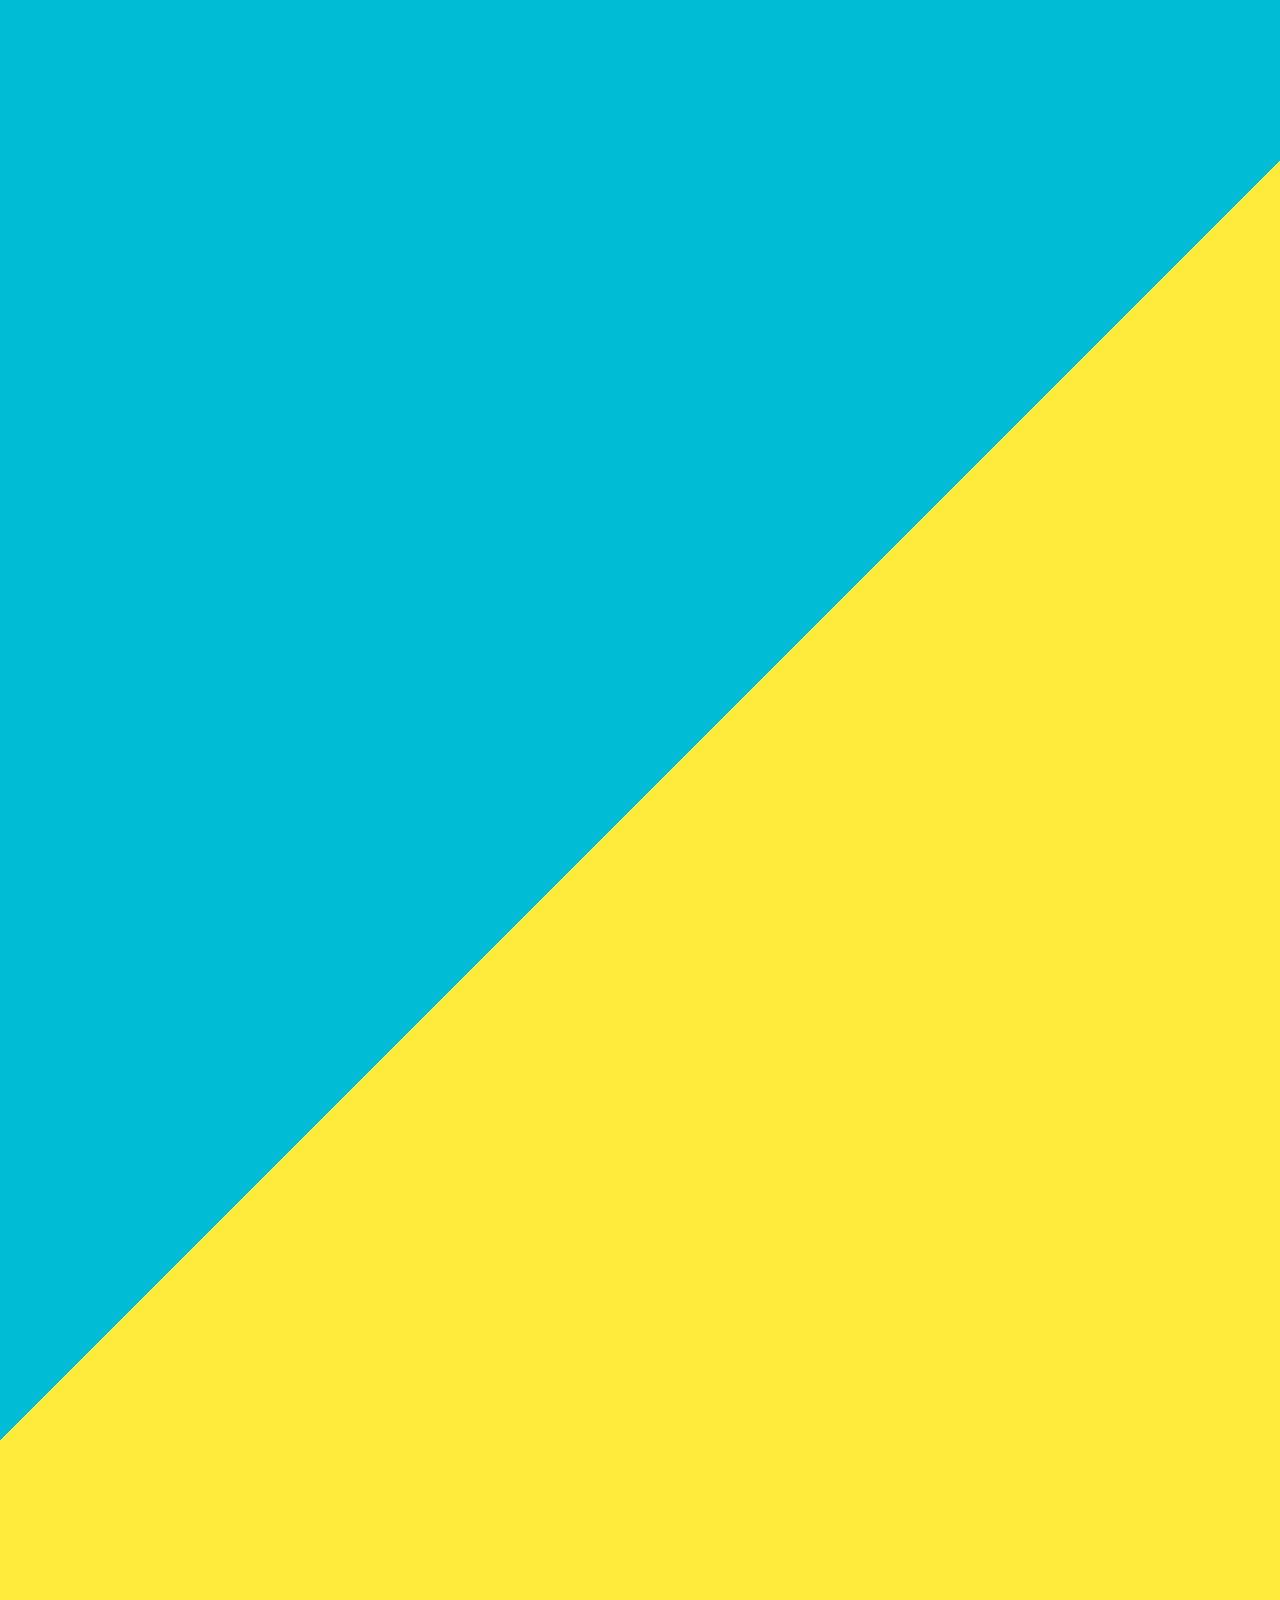
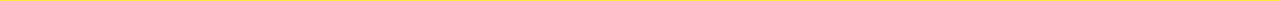
<file: index.html>
<!DOCTYPE html>
<html lang="en">
<head>
    <meta charset="UTF-8">
    <meta name="viewport" content="width=device-width, initial-scale=1.0">
    <meta name="description" content="Portfolio of Liovan Jill Isaac Jalandoni.">
    <meta name="keywords" content="Portfolio, IT Student, Web Development, NISU, CICS">
    <title>Portfolio - Liovan Jill Isaac Jalandoni</title>
    <link href="https://fonts.googleapis.com/css2?family=Orbitron:wght@500&family=Roboto:wght@400;700&display=swap" rel="stylesheet">
    <link rel="stylesheet" href="styles.css">
</head>
<body>
    <header class="cover-photo">
        <img src="img/coverphoto.jpg" alt="Cover Photo">
        <div class="overlay"></div>

        <div class="profile-info">
            <div class="profile-picture">
                <img src="img/profile.jpg" alt="Liovan Jill Isaac Jalandoni">
            </div>
            <div class="name-container">
                <h1>Liovan Jill Isaac Jalandoni</h1>
                <p class="subtitle">IT Student | NISU - CICS</p>
            </div>
        </div>
    </header>

    <nav class="navbar">
        <a href="index.html">Home</a>
        <a href="NISU.html">NISU</a>        
        <a href="portfolio.html">Portfolio</a>
        <a href="contacts.html">Contact</a>
    </nav>

    <main>
        <section id="about-me" class="section glass-card">
            <h2>About Me</h2>
            <p>
                I am a dedicated individual serving as a reservist in the Armed Forces of the Philippines, equipped with the skills to aid civilians during challenging times. My military experience includes leadership roles as a team leader and hands-on experience as a rifleman. In addition to my military commitments, I am currently pursuing a degree in Software Development and Web Development at Northern Iloilo State University.

            </p>
        </section>

        <section id="skills" class="section glass-card">
            <h2>Skills & Interests</h2>
            <ul>
                <li>WEB DEVELOPMENT: HTML, CSS AND JAVASCRIPT </li>
                <li>DATA MANAGEMENT </li>
                <li>SOFTWARE DEVELOPMENT: PYTHON, JAVA, C++</li>
                <li>AIRSOFT AIPSC AND OPEN FIELDSHOOTING</li>
                <li>GUITAR, BASS, DRUM, KEYBOARD ALSO A PART OF MUSIC TEAM IN MUYCO CHRISTIAN CHURCH</li>
            </ul>
        </section>

        <section id="projects" class="section glass-card">
            <h2>Projects</h2>
            <ul>
                <li><strong>Eggplant Disease Detector</strong> - A web-based AI tool for identifying common diseases in eggplants.</li>
                <li>More projects coming soon!</li>
            </ul>
        </section>
    </main>
<iframe src="backlinks.html" width="100%" height="100" frameborder="0"></iframe>
    <footer class="footer">
        <p>© 2024 Liovan Jill Isaac Jalandoni | Northern Iloilo State University - CICS</p>
    </footer>
</body>
</html>
</file>
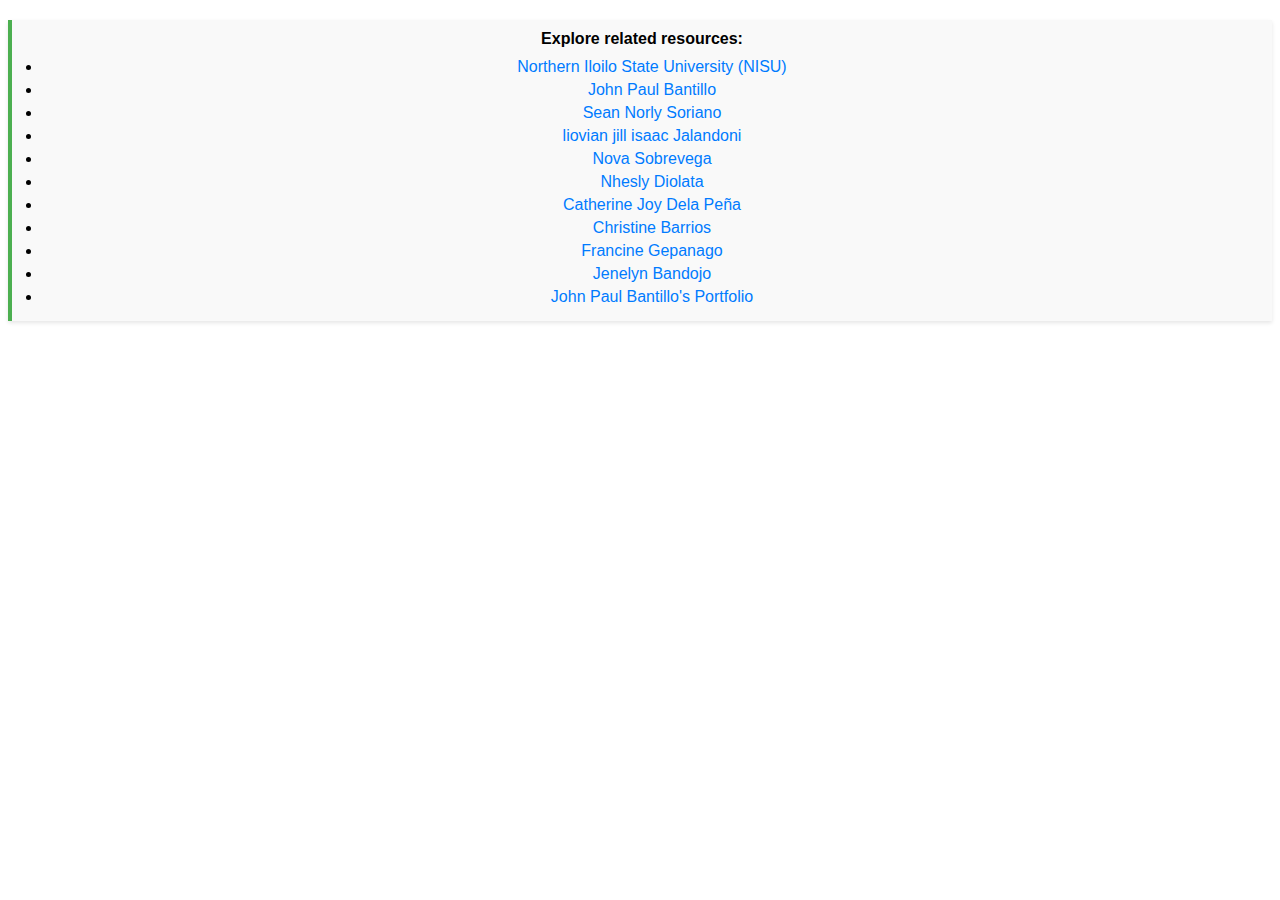
<file: backlinks.html>
<!DOCTYPE html>
<html lang="en">
<head>
<style type="text/css">
    
    .backlinks {
    font-family: 'Arial', sans-serif;
    margin: 20px 0;
    padding: 10px;
    background-color: #f9f9f9;
    border-left: 4px solid #4caf50;
    box-shadow: 0 2px 4px rgba(0, 0, 0, 0.1);
    text-align: center;
}

.backlinks p {
    margin: 0 0 10px;
    font-weight: bold;

}

.backlinks ul {
    list-style-type: disc;
    margin: 0;
    padding-left: 20px;
}

.backlinks li {
    margin: 5px 0;
}

.backlinks a {
    color: #007bff;
    text-decoration: none;
}

.backlinks a:hover {
    text-decoration: underline;
}

</style>
</head>
<body>
<div class="backlinks">
    <p>Explore related resources:</p>
    <ul>
        <li>
            <a href="https://www.nisu.edu.ph/" target="_blank" rel="noopener noreferrer" title="Visit NISU's official website">
                Northern Iloilo State University (NISU)
            </a>
        </li>
        <li>
            <a href="https://www.johnpaulbantillo.site/" target="_blank" rel="noopener noreferrer" title="Visit NISU's official website">
                John Paul Bantillo
            </a>
        </li>
        <li>
            <a href="https://seannorlysoriano.site/" target="_blank" rel="noopener noreferrer" title="Visit NISU's official website">
                Sean Norly Soriano
            </a>
        </li>
        <li>
            <a href="https://www.liovanisaacjalandoni/" target="_blank" rel="noopener noreferrer" title="Visit NISU's official website">
                liovian jill isaac Jalandoni
            </a>
        </li>
        <li>
            <a href="https://www.novasobrevega.site/" target="_blank" rel="noopener noreferrer" title="Visit NISU's official website">
                Nova Sobrevega
            </a>
        </li>
        <li>
            <a href="https://nheslydiolata.site/" target="_blank" rel="noopener noreferrer" title="Explore CICS at NISU">
                Nhesly Diolata
            </a>
        </li>

                <li>
            <a href="https://www.catherinejoydelapeña.site/" target="_blank" rel="noopener noreferrer" title="Visit NISU's official website">
                Catherine Joy Dela Peña
            </a>
        </li>
                <li>
            <a href="https://www.christinebarrios.site/" target="_blank" rel="noopener noreferrer" title="Visit NISU's official website">
                Christine Barrios
            </a>
        </li>
                <li>
            <a href="https://www.francinegepanago.site/" target="_blank" rel="noopener noreferrer" title="Visit NISU's official website">
                Francine Gepanago
            </a>
        </li>
             <li>
            <a href="https://www.Jenelynbandojo.site/" target="_blank" rel="noopener noreferrer" title="Visit NISU's official website">
                Jenelyn Bandojo
            </a>
        </li>
                <li>
            <a href="https://www.johnpaulbantillo.site/" target="_blank" rel="noopener noreferrer" title="Visit John Paul Bantillo's Portfolio">
                John Paul Bantillo's Portfolio
            </a>
        </li>
    </ul>
</div>

</body>
</html>
</file>
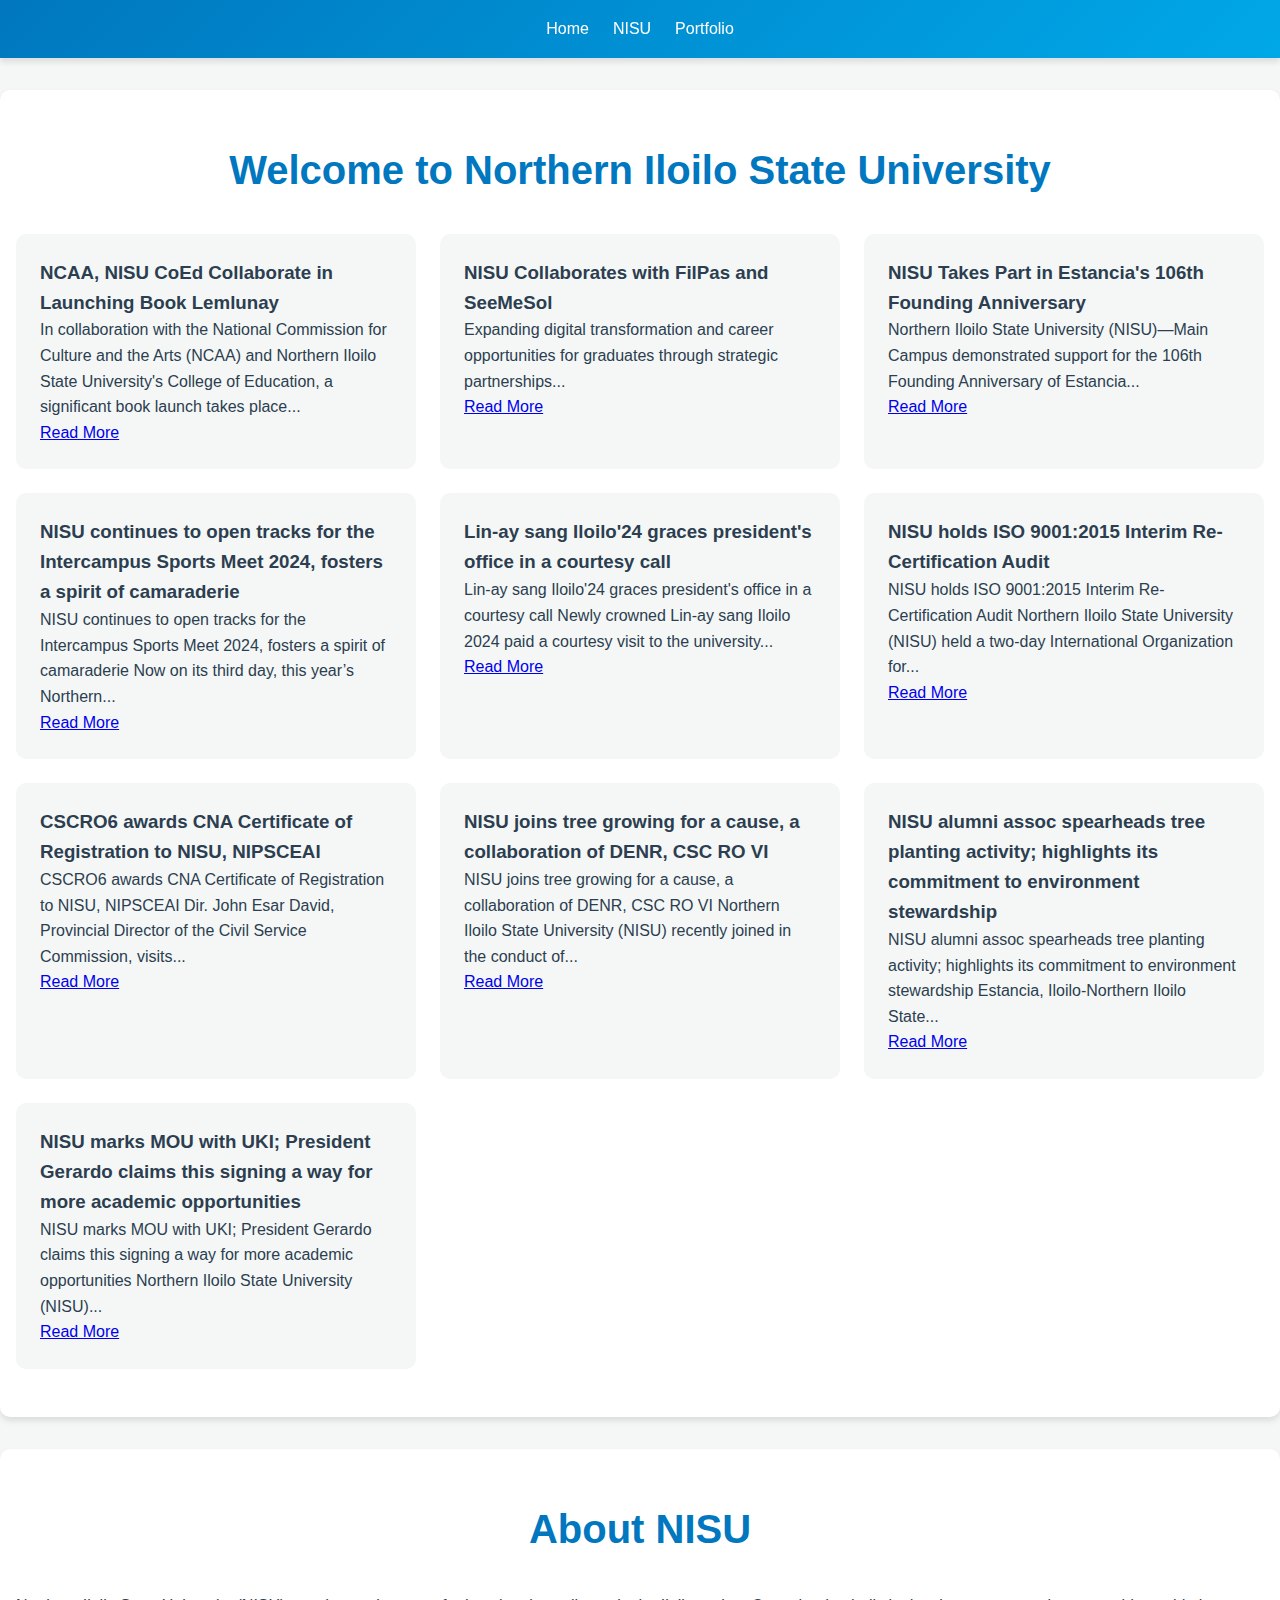
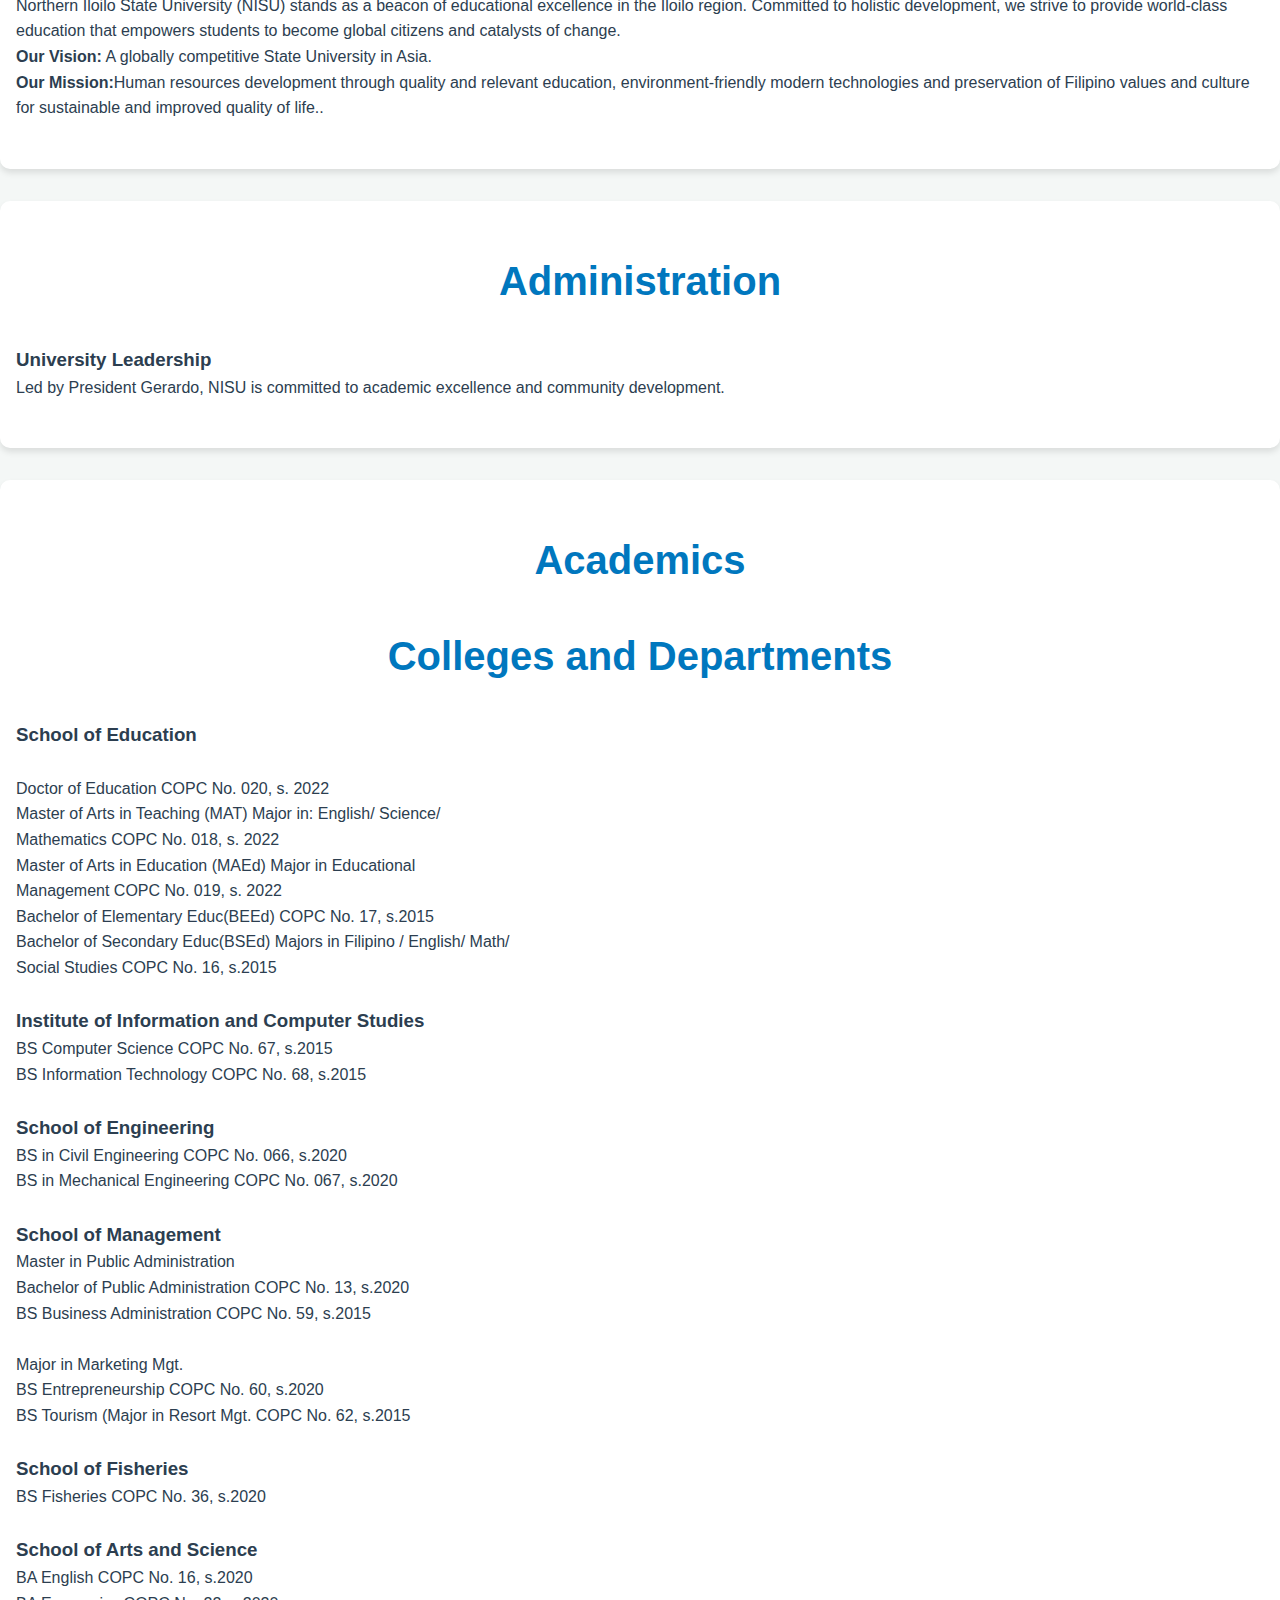
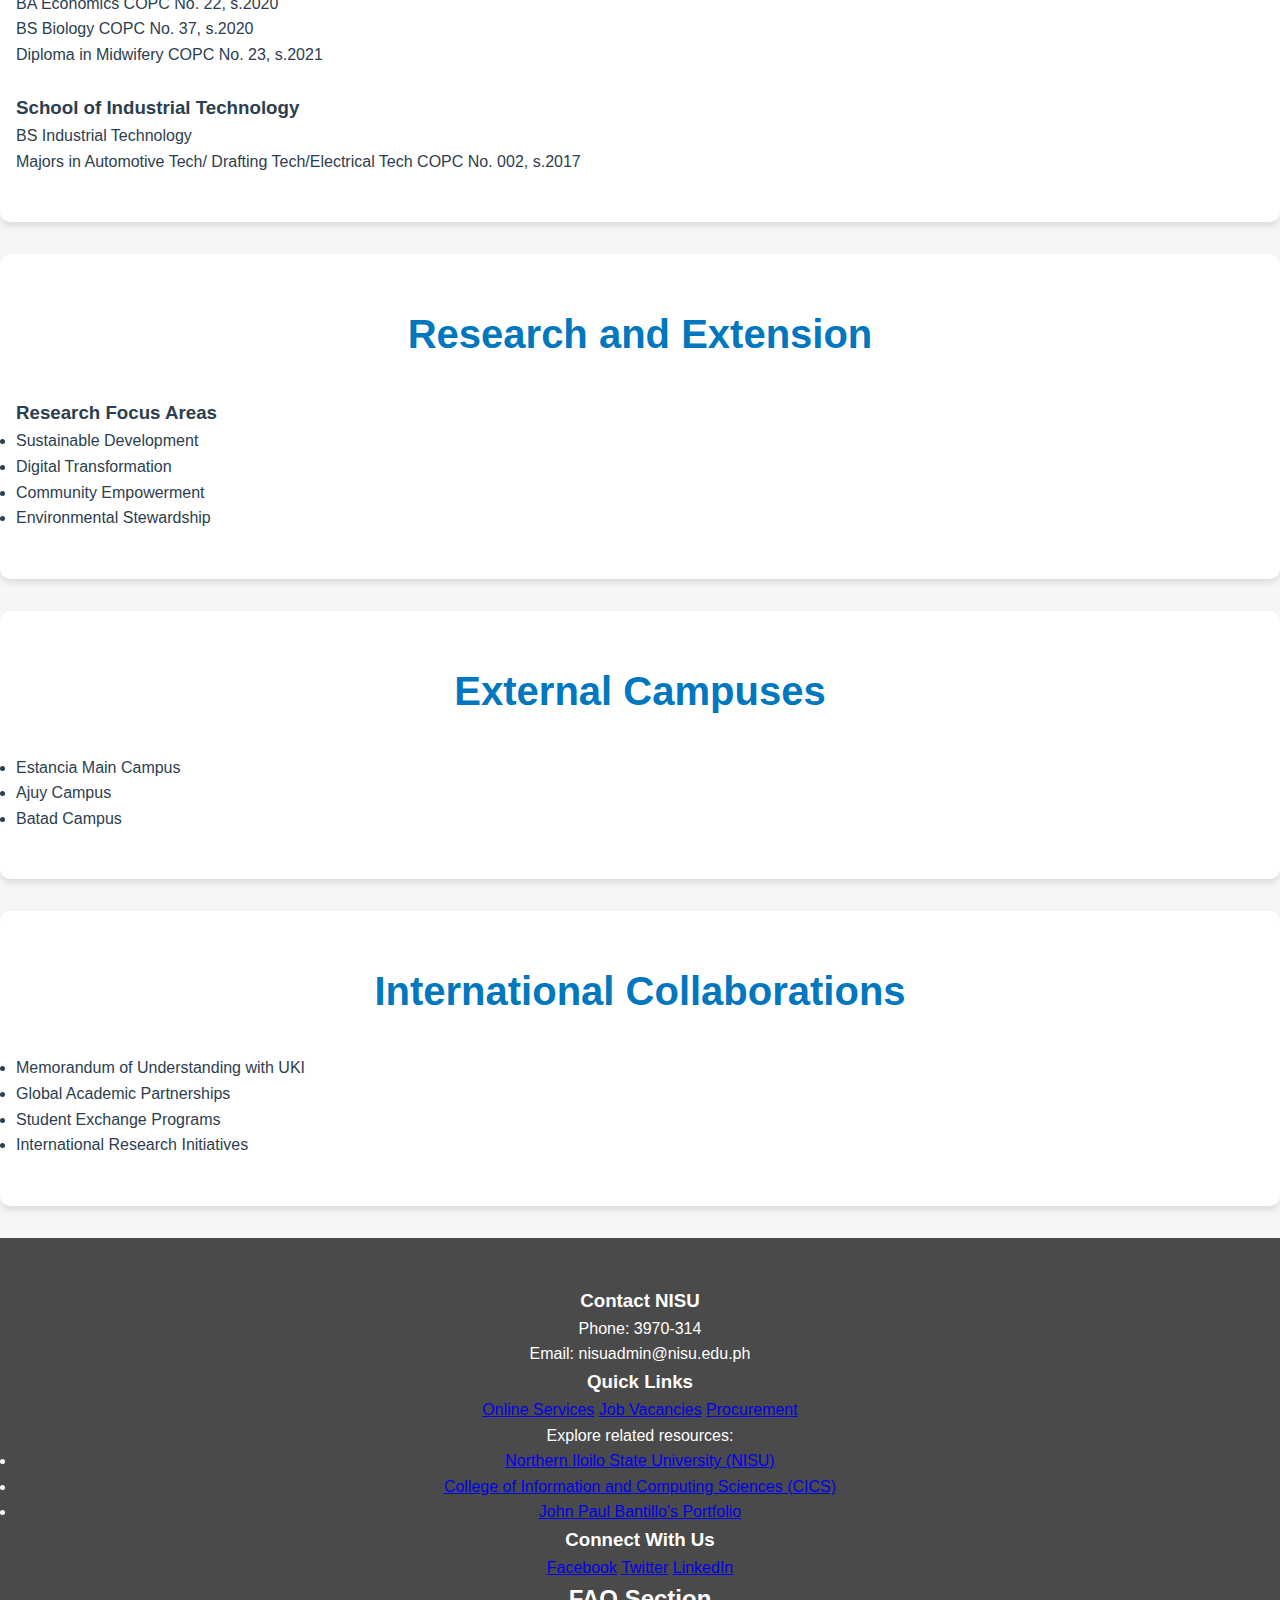
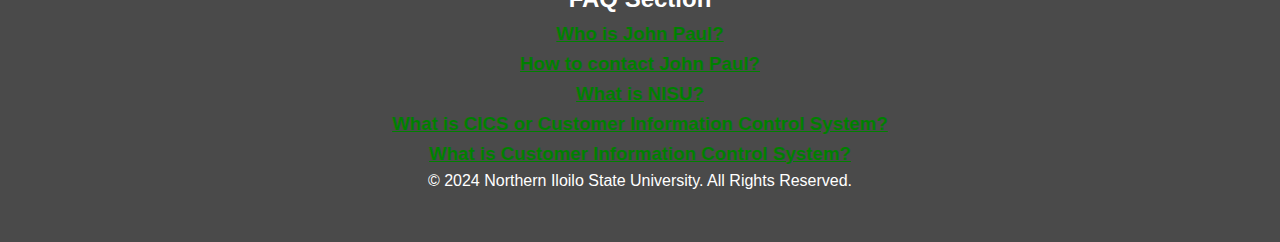
<file: NISU.html>
<!DOCTYPE html>
<html lang="en">
<head>
    <meta charset="UTF-8">
    <meta name="viewport" content="width=device-width, initial-scale=1.0">
    
    <!-- Enhanced Metadata for NISU -->
    <title>Northern Iloilo State University (NISU) - Empowering Education, Transforming Lives</title>
    
    <!-- Comprehensive SEO Metadata -->
    <meta name="description" content="Northern Iloilo State University (NISU) is a premier educational institution committed to academic excellence, innovative research, and holistic student development in Iloilo, Philippines.">
    
    <!-- Expanded Keywords for SEO -->
    <meta name="keywords" content="NISU, Northern Iloilo State University, higher education, Iloilo, Philippines, academic excellence, state university, research, community development, undergraduate programs, graduate studies, computer science, engineering, management, education">
    
    <!-- Open Graph Metadata for Social Media Sharing -->
    <meta property="og:title" content="Northern Iloilo State University (NISU)">
    <meta property="og:description" content="A premier educational institution empowering students through quality education and innovative research.">
    <meta property="og:type" content="educational.university">
    <meta property="og:url" content="https://www.nisu.edu.ph">
    
    <!-- Twitter Card Metadata -->
    <meta name="twitter:card" content="summary_large_image">
    <meta name="twitter:title" content="NISU - Transforming Education">
    <meta name="twitter:description" content="Northern Iloilo State University: Shaping futures through comprehensive academic programs.">
    
    <!-- Geotag for Local SEO -->
    <meta name="geo.region" content="PH-Iloilo">
    <meta name="geo.placename" content="Estancia, Iloilo">
    
    <!-- Author and Copyright -->
    <meta name="author" content="Northern Iloilo State University">
    <meta name="copyright" content="© 2024 Northern Iloilo State University">
    
    <!-- Favicon -->
    <link rel="icon" type="image/png" href="favicon.png">
    
    <style>
        /* Updated Color Palette with Accessibility and Modern Design */
        :root {
            /* Vibrant, Professional Color Scheme */
            --primary-color: #0077be;        /* Deep Sapphire Blue */
            --primary-color-light: #00a8e8;  /* Bright Sky Blue */
            --secondary-color: #4a4a4a;      /* Sophisticated Dark Gray */
            --accent-color: #ffa500;         /* Energetic Orange */
            
            /* Enhanced Background and Text Colors */
            --bg-primary: #f4f7f6;           /* Soft Mint Gray */
            --bg-secondary: #ffffff;         /* Pure White */
            --text-primary: #2c3e50;         /* Deep Navy Blue */
            --text-secondary: #34495e;       /* Slightly Lighter Navy */
            
            /* Gradients and Shadows for Depth */
            --gradient-primary: linear-gradient(135deg, var(--primary-color), var(--primary-color-light));
            --box-shadow: 0 4px 6px rgba(0, 0, 0, 0.1);
            
            /* Typography */
            --font-primary: 'Roboto', 'Segoe UI', Tahoma, Geneva, Verdana, sans-serif;
            --font-secondary: 'Open Sans', Arial, Helvetica, sans-serif;
        }

        /* Modern Reset and Base Styles */
        * {
            margin: 0;
            padding: 0;
            box-sizing: border-box;
        }

        body {
            font-family: var(--font-primary);
            line-height: 1.6;
            color: var(--text-primary);
            background-color: var(--bg-primary);
        }

        /* Enhanced Navigation with Modern Styling */
        header {
            background: var(--gradient-primary);
            box-shadow: var(--box-shadow);
            padding: 1rem 0;
            position: sticky;
            top: 0;
            z-index: 1000;
        }

        nav {
            display: flex;
            justify-content: center;
            gap: 1.5rem;
        }

        nav a {
            color: var(--bg-secondary);
            text-decoration: none;
            font-weight: 500;
            position: relative;
            transition: all 0.3s ease;
        }

        nav a::after {
            content: '';
            position: absolute;
            bottom: -5px;
            left: 0;
            width: 0;
            height: 2px;
            background-color: var(--accent-color);
            transition: width 0.3s ease;
        }

        nav a:hover::after {
            width: 100%;
        }

        /* Section Styling with Modern Design */
        section {
            background-color: var(--bg-secondary);
            margin: 2rem 0;
            padding: 3rem 1rem;
            border-radius: 10px;
            box-shadow: var(--box-shadow);
        }

        section h2 {
            color: var(--primary-color);
            text-align: center;
            margin-bottom: 2rem;
            font-size: 2.5rem;
        }

        /* Featured News Grid with Card Design */
        .featured-news {
            display: grid;
            grid-template-columns: repeat(auto-fit, minmax(300px, 1fr));
            gap: 1.5rem;
        }

        .featured-news article {
            background-color: var(--bg-primary);
            border-radius: 10px;
            padding: 1.5rem;
            transition: transform 0.3s ease, box-shadow 0.3s ease;
        }

        .featured-news article:hover {
            transform: translateY(-10px);
            box-shadow: var(--box-shadow);
        }

        /* Footer with Modern, Clean Design */
        footer {
            background-color: var(--secondary-color);
            color: var(--bg-secondary);
            padding: 3rem 1rem;
            text-align: center;
        }

        /* Responsive Typography */
        @media (max-width: 768px) {
            body {
                font-size: 14px;
            }

            nav {
                flex-direction: column;
                align-items: center;
            }
        }
    </style>
</head>
<body>
<header>
        <div class="container">
            <nav>
                 <a href="index.html" title="Resume of John Paul Bantillo" itemprop="url">Home</a>
                <a href="NISU.html" title="NISU CICS" itemprop="url">NISU</a>
                <a href="portfolio.html" title="About John Paul Bantillo - NISU CICS Student" itemprop="url">Portfolio</a>
                           </nav>
        </div>
    </header>

    <main>
        <section id="home" class="container">
            <h2>Welcome to Northern Iloilo State University</h2>
            <div class="featured-news">
                <article>
                    <h3>NCAA, NISU CoEd Collaborate in Launching Book Lemlunay</h3>
                    <p>In collaboration with the National Commission for Culture and the Arts (NCAA) and Northern Iloilo State University's College of Education, a significant book launch takes place...</p>
                    <a href="https://www.nisu.edu.ph/index.php?view=article&id=74:ncaa-nisu-coed-collaborate-in-launching-book-lemlunay&catid=9:news-and-events" class="read-more">Read More</a>
                </article>
                <article>
                    <h3>NISU Collaborates with FilPas and SeeMeSol</h3>
                    <p>Expanding digital transformation and career opportunities for graduates through strategic partnerships...</p>
                    <a href="https://www.nisu.edu.ph/index.php?view=article&id=72:nisu-collaborates-with-filpas-and-seemesol-expanding-digital-transformation-and-career-opportunities-for-graduates&catid=9:news-and-events" class="read-more">Read More</a>
                </article>
                <article>
                    <h3>NISU Takes Part in Estancia's 106th Founding Anniversary</h3>
                    <p>Northern Iloilo State University (NISU)—Main Campus demonstrated support for the 106th Founding Anniversary of Estancia...</p>
                    <a href="https://www.nisu.edu.ph/index.php?view=article&id=73:nisu-collaborates-with-filpas-and-seemesol-expanding-digital-transformation-and-career-opportunities-for-graduates-2&catid=9:news-and-events" class="read-more">Read More</a>
                </article>
                <article>
                    <h3>NISU continues to open tracks for the Intercampus Sports Meet 2024, fosters a spirit of camaraderie</h3>
                    <p>NISU continues to open tracks for the Intercampus Sports Meet 2024, fosters a spirit of camaraderie       Now on its third day, this year’s Northern...</p>
                    <a href="https://www.nisu.edu.ph/index.php?view=article&id=71:lin-ay-sang-iloilo24-graces-presidents-office-in-a-courtesy-call-2&catid=9:news-and-events">Read More</a>
                </article>
                <article>
                    <h3>Lin-ay sang Iloilo'24 graces president's office in a courtesy call</h3>
                    <p>Lin-ay sang Iloilo'24 graces president's office in a courtesy call   Newly crowned Lin-ay sang Iloilo 2024 paid a courtesy visit to the university...</p>
                    <a href="https://www.nisu.edu.ph/index.php?view=article&id=70:lin-ay-sang-iloilo24-graces-presidents-office-in-a-courtesy-call&catid=9:news-and-events">Read More</a>
                </article>
                <article>
                    <h3>NISU holds ISO 9001:2015 Interim Re-Certification Audit</h3>
                    <p>NISU holds ISO 9001:2015 Interim Re-Certification Audit   Northern Iloilo State University (NISU) held a two-day International Organization for...</p>
                    <a href="https://www.nisu.edu.ph/index.php?view=article&id=69:nisu-holds-iso-9001-2015-interim-re-certification-audit&catid=9:news-and-events">Read More</a>
                </article>
                <article>
                    <h3>CSCRO6 awards CNA Certificate of Registration to NISU, NIPSCEAI</h3>
                    <p>CSCRO6 awards CNA Certificate of Registration to NISU, NIPSCEAI   Dir. John Esar David, Provincial Director of the Civil Service Commission, visits...</p>
                    <a href="https://www.nisu.edu.ph/index.php?view=article&id=68:cscro6-awards-cna-certificate-of-registration-to-nisu-nipsceai&catid=9:news-and-events">Read More</a>
                </article>
                <article>
                    <h3>NISU joins tree growing for a cause, a collaboration of DENR, CSC RO VI</h3>
                    <p>NISU joins tree growing for a cause, a collaboration of DENR, CSC RO VI   Northern Iloilo State University (NISU) recently joined in the conduct of...</p>
                    <a href="https://www.nisu.edu.ph/index.php?view=article&id=67:blue-marlins-bag-triumph-in-bracket-a-vs-dole-secure-spot-in-the-championship-game-7&catid=9:news-and-events">Read More</a>
                </article>
                <article>
                    <h3>NISU alumni assoc spearheads tree planting activity; highlights its commitment to environment stewardship</h3>
                    <p>NISU alumni assoc spearheads tree planting activity; highlights its commitment to environment stewardship Estancia, Iloilo-Northern Iloilo State...</p>
                    <a href="https://www.nisu.edu.ph/index.php?view=article&id=60:blue-marlins-bag-triumph-in-bracket-a-vs-dole-secure-spot-in-the-championship-game-6&catid=9:news-and-events">Read More</a>
                </article>
                <article>
                    <h3>NISU marks MOU with UKI; President Gerardo claims this signing a way for more academic opportunities</h3>
                    <p>NISU marks MOU with UKI; President Gerardo claims this signing a way for more academic opportunities   Northern Iloilo State University (NISU)...</p>
                    <a href="https://www.nisu.edu.ph/index.php?view=article&id=59:blue-marlins-bag-triumph-in-bracket-a-vs-dole-secure-spot-in-the-championship-game-5&catid=9:news-and-events">Read More</a>
                </article>
            </div>
            </div>
        </section>

        <section id="about" class="container">
            <h2>About NISU</h2>
            <div class="about-content">
                <p>Northern Iloilo State University (NISU) stands as a beacon of educational excellence in the Iloilo region. Committed to holistic development, we strive to provide world-class education that empowers students to become global citizens and catalysts of change.</p>
                <p><strong>Our Vision:</strong> A globally competitive State University in Asia.</p>
                <p><strong>Our Mission:</strong>Human resources development through quality and relevant education, environment-friendly modern technologies and preservation of Filipino values and culture for sustainable and improved quality of life..</p>
            </div>
        </section>

        <section id="administration" class="container">
            <h2>Administration</h2>
            <div class="leadership-team">
                <h3>University Leadership</h3>
                <p>Led by President Gerardo, NISU is committed to academic excellence and community development.</p>
            </div>
        </section>

        <section id="academics" class="container">
            <h2>Academics</h2>
            <div class="academic-offerings">
                <h2>Colleges and Departments</h2>
                <ul>
                    <h3>School of Education</h3>  <br>
     Doctor of Education    COPC No. 020, s. 2022<br>
     Master of Arts in Teaching (MAT) Major in: English/ Science/ <br>Mathematics   COPC No. 018, s. 2022<br>
     Master of Arts in Education (MAEd)   Major in Educational <br>Management   COPC No. 019, s. 2022<br>
     Bachelor of Elementary Educ(BEEd)  COPC No. 17, s.2015<br>
     Bachelor of Secondary Educ(BSEd) Majors in Filipino / English/ Math/<br>Social Studies COPC No. 16, s.2015<br><br>
     
<h3>Institute of Information and Computer Studies  <br>  </h3>
    BS Computer Science COPC No. 67, s.2015<br>
    BS Information Technology   COPC No. 68, s.2015<br><br>
     
<h3>School of Engineering    <br></h3>
    BS in Civil Engineering     COPC No. 066, s.2020<br>
    BS in Mechanical Engineering    COPC No. 067, s.2020<br><br>
     
<h3>School of Management     <br></h3>
     Master in Public Administration     <br>
     Bachelor of Public Administration  COPC No. 13, s.2020<br>
     BS Business Administration     COPC No. 59, s.2015<br><br>
          Major in Marketing Mgt.    <br>
     BS Entrepreneurship    COPC No. 60, s.2020<br>
     BS Tourism (Major in Resort Mgt.   COPC No. 62, s.2015<br><br>
     
<h3>School of Fisheries  <br></h3>
     BS Fisheries   COPC No. 36, s.2020<br><br>
     
<h3>School of Arts and Science   <br></h3>
     BA English COPC No. 16, s.2020<br>
     BA Economics   COPC No. 22, s.2020<br>
     BS Biology COPC No. 37, s.2020<br>
    Diploma in Midwifery    COPC No. 23, s.2021<br><br>
     
<h3>School of Industrial Technology  <br></h3>
     BS Industrial Technology         <br>                            Majors in Automotive Tech/ Drafting Tech/Electrical Tech  COPC No. 002, s.2017<br>
                </ul>
            </div>
        </section>

        <section id="research" class="container">
            <h2>Research and Extension</h2>
            <div class="research-highlights">
                <h3>Research Focus Areas</h3>
                <ul>
                    <li>Sustainable Development</li>
                    <li>Digital Transformation</li>
                    <li>Community Empowerment</li>
                    <li>Environmental Stewardship</li>
                </ul>
            </div>
        </section>

        <section id="campuses" class="container">
            <h2>External Campuses</h2>
            <div class="campus-locations">
                <ul>
                    <li>Estancia Main Campus</li>
                    <li>Ajuy Campus</li>
                    <li>Batad Campus</li>
                </ul>
            </div>
        </section>

        <section id="international" class="container">
            <h2>International Collaborations</h2>
            <div class="collaboration-highlights">
                <ul>
                    <li>Memorandum of Understanding with UKI</li>
                    <li>Global Academic Partnerships</li>
                    <li>Student Exchange Programs</li>
                    <li>International Research Initiatives</li>
                </ul>
            </div>
        </section>
    </main>

    <footer>
        <div class="container">
            <div class="contact-info">
                <h3>Contact NISU</h3>
                <p>Phone: 3970-314</p>
                <p>Email: nisuadmin@nisu.edu.ph</p>
            </div>
            <div class="quick-links">
                <h3>Quick Links</h3>
                <a href="http://nisu-ehris.net:7676/login">Online Services</a>
                <a href="https://drive.google.com/file/d/1xn8iystAstQijv7mQDtmfpB64LVC_QOE/view">Job Vacancies</a>
                <a href="https://www.nisu.edu.ph/index.php/administration/good-governance/agency-procurement-compliance-and-performance-indicators">Procurement</a>
            </div>
            <div class="backlinks">
    <p>Explore related resources:</p>
    <ul>
        <li>
            <a href="https://www.nisu.edu.ph/" target="_blank" rel="noopener noreferrer" title="Visit NISU's official website">
                Northern Iloilo State University (NISU)
            </a>
        </li>
        <li>
            <a href="https://cics.nisu.edu.ph/" target="_blank" rel="noopener noreferrer" title="Explore CICS at NISU">
                College of Information and Computing Sciences (CICS)
            </a>
        </li>
        <li>
            <a href="https://www.johnpaulbantillo.site/" target="_blank" rel="noopener noreferrer" title="Visit John Paul Bantillo's Portfolio">
                John Paul Bantillo's Portfolio
            </a>
        </li>
    </ul>
</div>

            <div class="social-media">
                <h3>Connect With Us</h3>
                <div class="social-icons">
                    <a href="#">Facebook</a>
                    <a href="#">Twitter</a>
                    <a href="#">LinkedIn</a>

                    <h2>FAQ Section</h2>
            <h3><a href="resume.html" style="color: green;" class="read-more">Who is John Paul?</a></h3>
            <h3><a href="contact.html" style="color: green;" class="read-more">How to contact John Paul?</a></h3>
            <h3><a href="NISU.html" style="color: green;" class="read-more">What is NISU?</a></h3>
            <h3><a href="CICS1.html" style="color: green;" class="read-more">What is CICS or Customer Information Control System?</a></h3>
            <h3><a href="CICS2.html" style="color: green;" class="read-more">What is Customer Information Control System?</a></h3>
                </div>
            </div>
            <div class="copyright">
                <p>&copy; 2024 Northern Iloilo State University. All Rights Reserved.</p>
            </div>
        </div>
    </footer>
</body>
</html>
</file>
<file: styles.css>
/* Custom Properties for easy theming */
:root {
    --primary: #00bcd4; /* Blue */
    --secondary: #ffeb3b; /* Yellow */
    --accent: #ffffff; /* White */
    --dark: #121212;
    --text-primary: #e0e0e0;
    --text-secondary: #bdbdbd;
    --transition-fast: 0.3s;
    --transition-medium: 0.6s;
    --transition-slow: 1s;
}

/* General Reset */
*, *::before, *::after {
    box-sizing: border-box;
    margin: 0;
    padding: 0;
}

body {
    font-family: 'Roboto', sans-serif;
    color: var(--text-primary);
    overflow-x: hidden;
    min-height: 100vh;
    background: linear-gradient(135deg, var(--primary) 25%, var(--secondary) 25%, var(--secondary) 50%, var(--primary) 50%, var(--primary) 75%, var(--secondary) 75%, var(--primary) 100%);
    background-size: 200% 200%;
    opacity: 0;
    animation: fadeIn var(--transition-slow) forwards;
}

/* Fade In Effect */
@keyframes fadeIn {
    from {
        opacity: 0;
    }
    to {
        opacity: 1;
    }
}

/* Smooth scrolling */
html {
    scroll-behavior: smooth;
    font-size: 16px;
}

/* Cover Photo with Overlay */
.cover-photo {
    position: relative;
    width: 100%;
    height: 300px;
    overflow: hidden;
    border: 5px solid var(--primary);
    border-radius: 10px;
    opacity: 0;
    animation: fadeIn var(--transition-medium) forwards;
}

.cover-photo img {
    width: 100%;
    height: 100%;
    object-fit: cover;
}

.overlay {
    position: absolute;
    top: 0;
    left: 0;
    width: 100%;
    height: 100%;
    background: rgba(0, 0, 0, 0.4);
}

/* Profile Image and Name Section */
.profile-info {
    position: absolute;
    top: 90px; /* 1 inch from the top */
    left: 20px;
    display: flex;
    align-items: center;
    opacity: 0;
    animation: fadeIn var(--transition-medium) forwards;
}

.profile-picture {
    width: 130px;
    height: 130px;
    overflow: hidden;
    border-radius: 50%;
    margin-right: 20px;
    border: 5px solid var(--primary);
}

.profile-picture img {
    width: 100%;
    height: 100%;
    object-fit: cover;
}

.name-container h1 {
    font-size: 1.8rem;
    font-weight: bold;
    margin-bottom: 5px;
}

.name-container .subtitle {
    font-size: 1rem;
    color: var(--text-secondary);
}

/* Navigation Bar */
.navbar {
    position: fixed;
    top: 0;
    left: 0;
    width: 100%;
    display: flex;
    justify-content: center;
    gap: 1rem;
    background: rgba(0, 0, 0, 0.6);
    backdrop-filter: blur(10px);
    padding: 0.8rem 1.5rem;
    z-index: 1000;
    opacity: 0;
    animation: fadeIn var(--transition-medium) forwards;
}

.navbar a {
    padding: 0.5rem 1rem;
    color: var(--text-primary);
    font-weight: 500;
    text-transform: uppercase;
    letter-spacing: 1px;
    font-size: 0.9rem;
    transition: color var(--transition-fast);
}

.navbar a:hover {
    color: var(--secondary);
}

/* Section Styling */
.section {
    padding: 4rem 2rem;
    margin: 4rem auto;
    max-width: 800px;
    text-align: center;
    position: relative;
    border-radius: 20px;
    background: rgba(33, 33, 33, 0.6);
    backdrop-filter: blur(10px);
    border: 9px solid rgba(255, 234, 0);
    opacity: 0;
    animation: fadeIn var(--transition-medium) forwards;
}

.section h2 {
    font-family: 'Orbitron', sans-serif;
    font-size: 2rem;
    color: var(--accent);
    margin-bottom: 1.5rem;
}

/* Footer */
.footer {
    background-color: var(--primary);
    color: var(--accent);
    padding: 2rem;
    text-align: center;
    position: relative;
    opacity: 0;
    animation: fadeIn var(--transition-medium) forwards;
}

/* Responsive Design */
@media (max-width: 768px) {
    .profile-info {
        flex-direction: column;
        align-items: center;
        top: 90px;
    }

    .name-container {
        text-align: center;
    }

    .section {
        margin: 2rem 1rem;
        padding: 2rem 1rem;
    }

    /* Navigation Bar with Smaller Background */
    .navbar {
        position: fixed;
        top: 10px; /* Reduced top margin for compactness */
        right: 20px;
        display: flex;
        gap: 0.8rem; /* Adjusted spacing between links */
        background: rgba(0, 0, 0, 0.4);
        backdrop-filter: blur(10px);
        padding: 0.5rem 1rem; /* Reduced padding for smaller background */
        border-radius: 25px; /* Adjusted for proportion */
        box-shadow: 0 4px 16px rgba(0, 0, 0, 0.1); /* Subtle shadow */
        z-index: 1000;
        opacity: 0;
        animation: fadeIn var(--transition-medium) forwards;
    }

    .navbar a {
        padding: 0.4rem 0.8rem; /* Reduced padding for links */
        color: var(--text-primary);
        font-weight: 500;
        text-transform: uppercase;
        letter-spacing: 1px;
        font-size: 0.9rem;
        transition: color var(--transition-fast);
    }

    .navbar a:hover {
        color: var(--secondary);
    }
}
</file>
